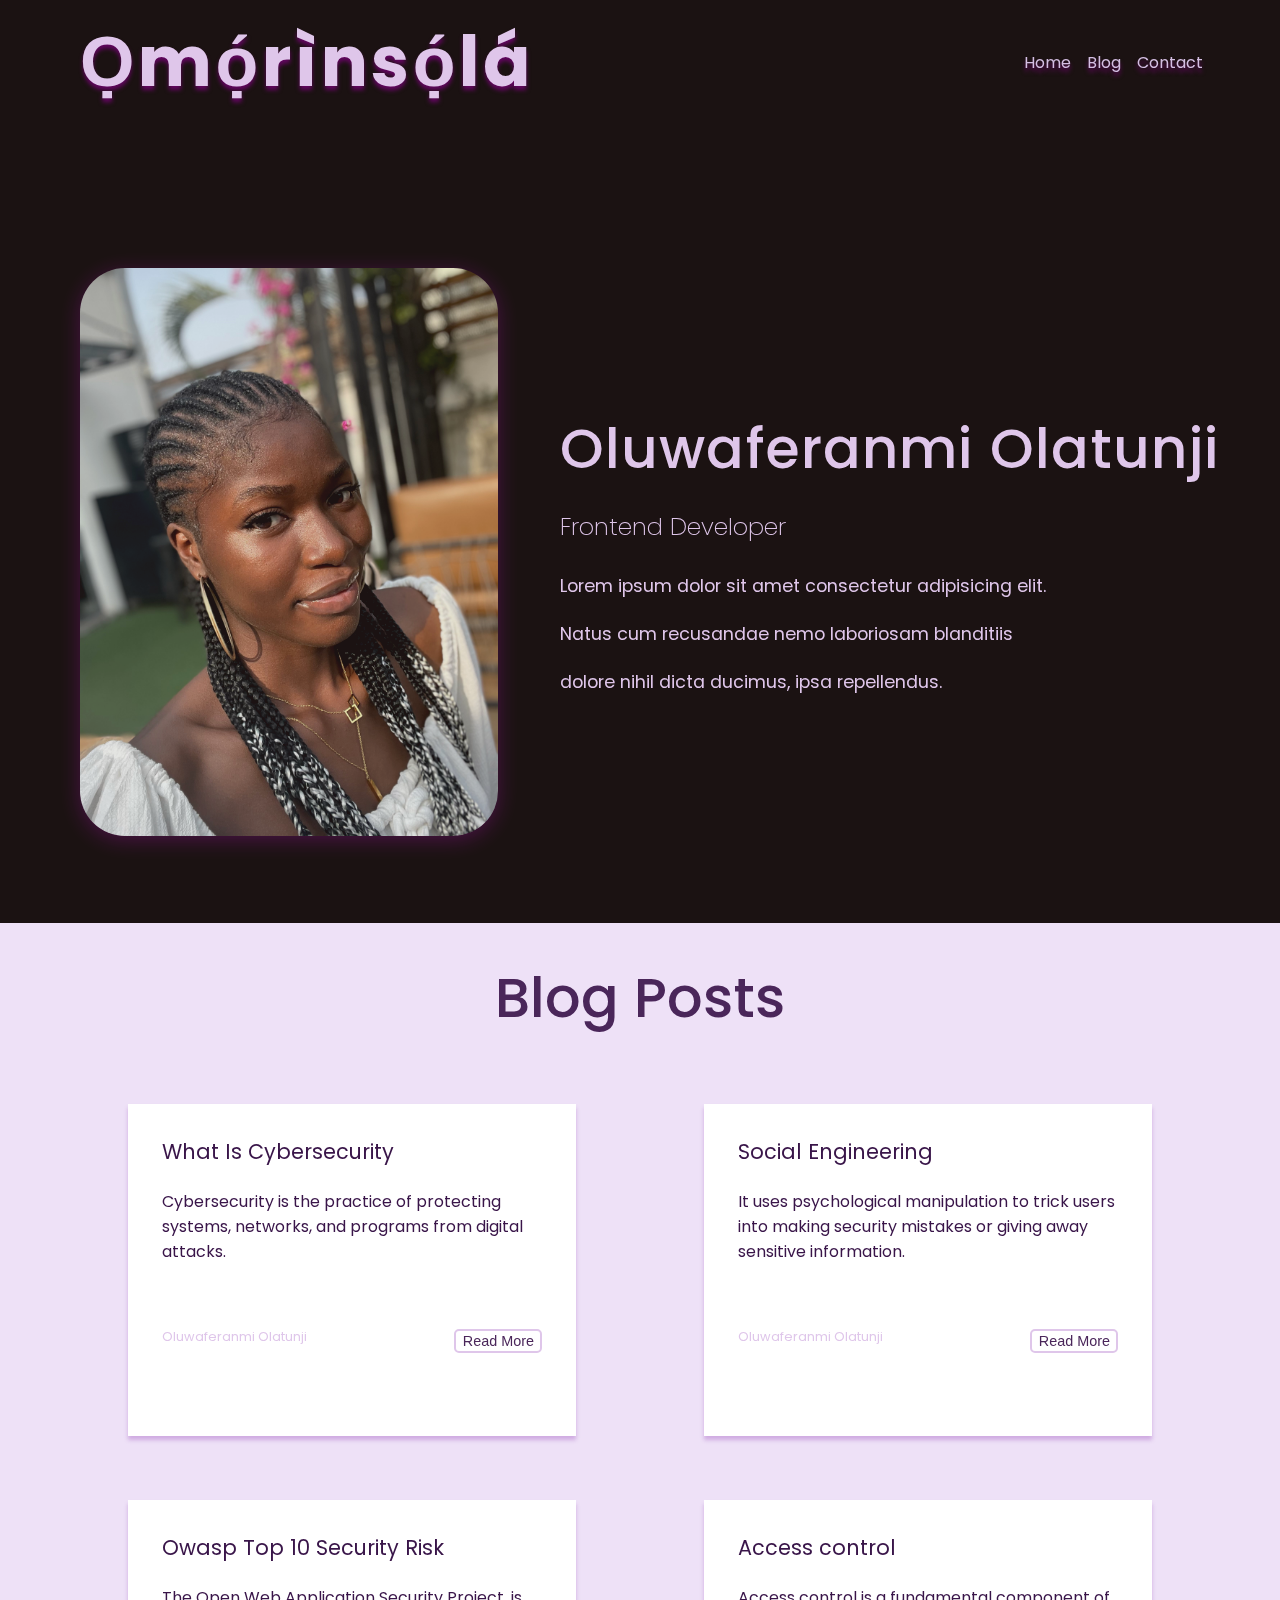
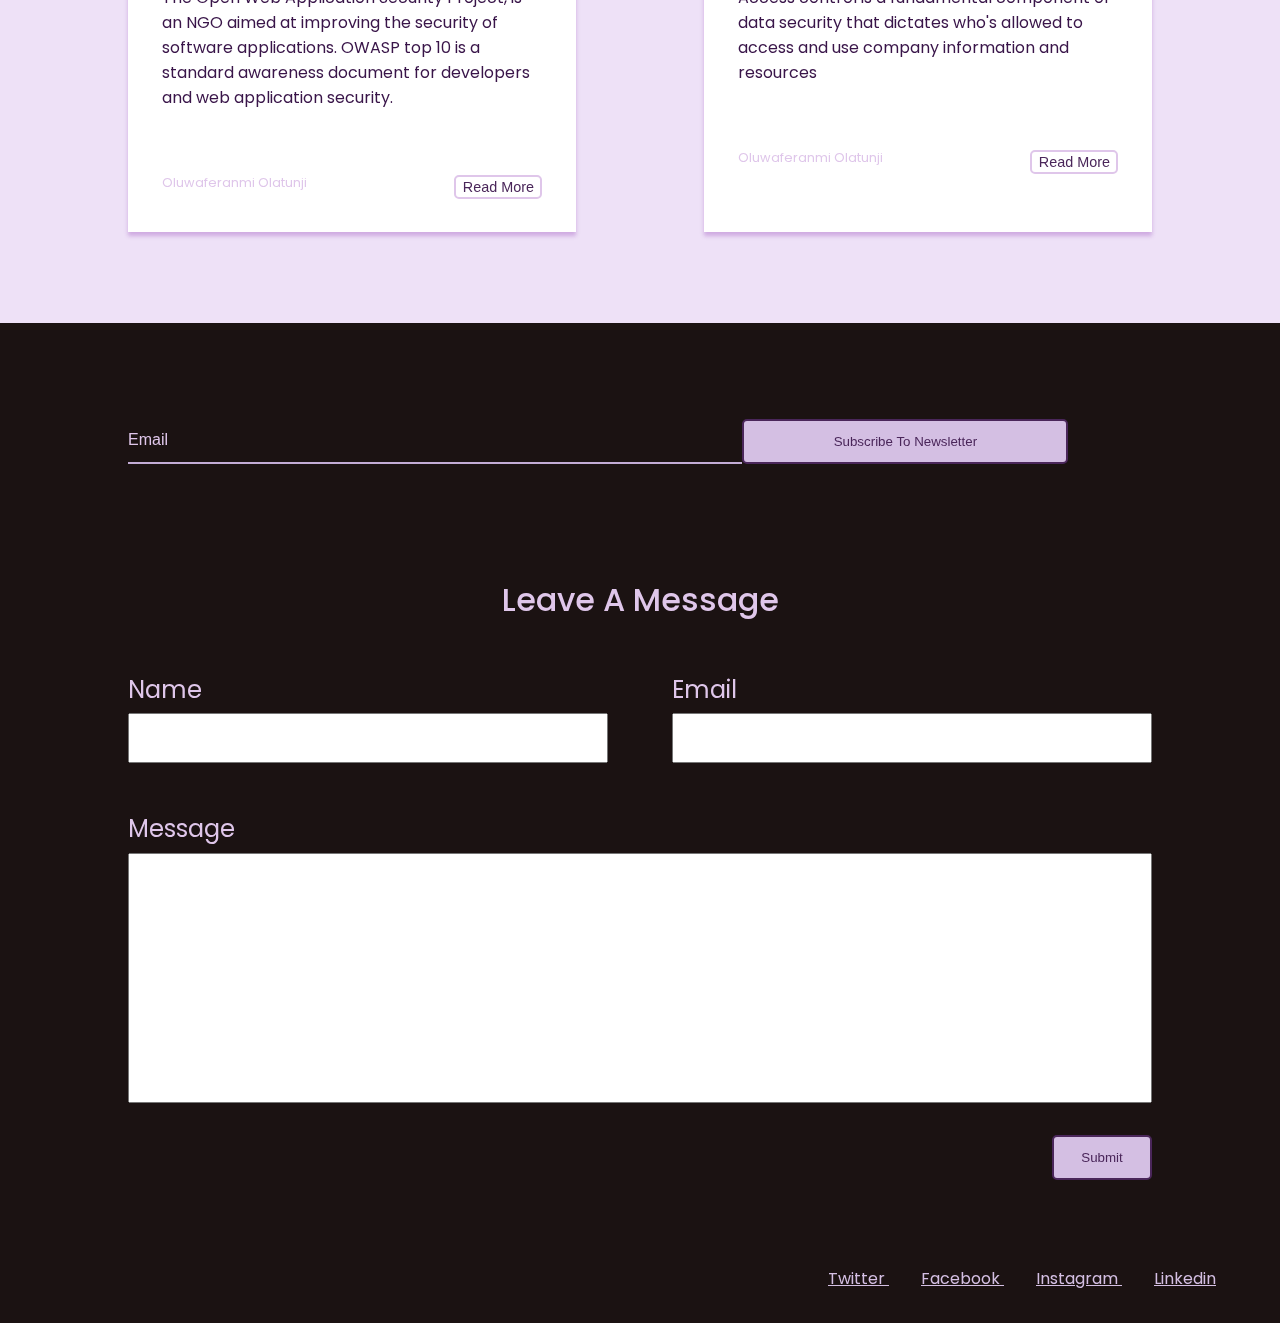
<file: index.html>
<!DOCTYPE html>
<html lang="en">
  <head>
    <meta charset="UTF-8" />
    <meta http-equiv="X-UA-Compatible" content="IE=edge" />
    <meta name="viewport" content="width=device-width, initial-scale=1.0" />
    <title>Omorinsola</title>
    <link rel="stylesheet" href="styles.css" />
  </head>
  <body>
    <!-- Navbar -->
    <header>
      <nav>
        <a href="/index.html" class="logo">Ọmọ́rìnsọ́lá</a>
        <ul class="navlinks">
          <li> <a href="#">Home</a> </li>
          <li><a href="#blog">Blog</a> </li>
          <li><a href="#footer">Contact</a> </li>
        </ul>
      </nav>
      <div class="header-content">
        <div class="header-left">
          <img src="img/rinsola.jpeg" alt="" />
        </div>
        <div class="header-right">
          <h2>Oluwaferanmi Olatunji</h2>
          <span> Frontend Developer </span>
          <p>
            Lorem ipsum dolor sit amet consectetur adipisicing elit. Natus cum
            recusandae nemo laboriosam blanditiis dolore nihil dicta ducimus,
            ipsa repellendus.
          </p>
        </div>
      </div>

      </div>
     
    </header>

    <!-- Blog -->
    <div class="blog-container" id = 'blog'>
      <div class="blog-title">Blog Posts</div>
      <div class="blog-posts">
        <div class="blog-top">
          <div class="blog-card">
            <div class="blog-subtitle">What Is Cybersecurity</div>
            <div class="blog-content">
              Cybersecurity is the practice of protecting systems, networks, and
              programs from digital attacks.
            </div>
            <div class="blog-bottom">
              <span> Oluwaferanmi Olatunji </span>
              <a href="/cybersecurity.html">
                <input type="button" value="Read More" />
              </a>
            </div>
          </div>

          <div class="blog-card">
            <div class="blog-subtitle">Social Engineering</div>
            <div class="blog-content">
              It uses psychological manipulation to trick users into making
              security mistakes or giving away sensitive information.
            </div>
            <div class="blog-bottom">
              <span> Oluwaferanmi Olatunji </span>
              <a href="/socialengineering.html">
                <input type="button" value="Read More" />
              </a>
            </div>
          </div>
        </div>

        <div class="blog-down">
          <div class="blog-card">
            <div class="blog-subtitle">Owasp Top 10 Security Risk</div>
            <div class="blog-content">
              The Open Web Application Security Project, is an NGO aimed at
              improving the security of software applications. OWASP top 10 is a
              standard awareness document for developers and web application
              security.
            </div>
            <div class="blog-bottom">
              <span> Oluwaferanmi Olatunji </span>
              <a href="/owasp.html">
                <input type="button" value="Read More" />
              </a>
            </div>
          </div>

          <div class="blog-card">
            <div class="blog-subtitle">Access control</div>
            <div class="blog-content">
              Access control is a fundamental component of data security that
              dictates who's allowed to access and use company information and
              resources
            </div>
            <div class="blog-bottom">
              <span> Oluwaferanmi Olatunji </span>
              <a href="/accesscontrol.html">
                <input type="button" value="Read More" />
              </a>
            </div>
          </div>
        </div>
      </div>
    </div>

    <!-- Footer -->
    <footer id="footer">
      <div class="footer-container" >
        <div class="footer-subscribe">
          <input type="email" placeholder="Email" id="" />
          <input type="button" value="Subscribe To Newsletter" />
        </div>
        <form action="">
          <div class="footer-message">
            <div class="footer-title">Leave A Message</div>
            <div class="input-block">
              <div class="footer-top">
                <div class="mini-input">
                  <label for=""> Name </label>
                  <input type="text" name="" id="" />
                </div>
                <div class="mini-input">
                  <label for=""> Email </label>
                  <input type="email" name="" id="" />
                </div>
              </div>
              <div class="footer-bottom">
                <div class="mini-input">
                  <label for=""> Message </label>
                  <textarea></textarea>
                </div>
              </div>
            </div>
          </div>
          <input type="button" value="Submit" />
        </form>
        <div class="footer-links">
          <a href="https://twitter.com/rinsoIa" target="_blank"> Twitter </a>
          <a href="https://facebook.com/feranmi.ayomide" target="_blank"> Facebook </a>
          <a href="https://www.instagram.com/rinsola.o/" target="_blank"> Instagram </a>
          <a href="https://www.linkedin.com/in/oluwaferanmi-olatunji-168449208/" target="_blank"> Linkedin </a>
        </div>
      </div>
    </footer>
    <script src="./js/app.js"></script>
    <script src="./js/scrollreveal.min.js"></script>
 
  </body>
</html>
</file>
<file: styles.css>
@import url("https://fonts.googleapis.com/css2?family=Poppins:wght@200;300;400;500&family=Roboto+Mono:wght@500&display=swap");

* {
  margin: 0;
  padding: 0;
  box-sizing: border-box;
}

body {
  font-family: "Poppins", sans-serif;
}

html {
  scroll-behavior: smooth;
}
input {
  cursor: pointer;
}

input[type="button"],
.blog-card {
  transition: all 0.2s ease-in-out;
}

.blog-card:hover {
  transform: scale(1.02);
}

.blog-card input[type="button"]:hover {
  /* transform: scale(1.02); */
  animation: shake 0.18s;
}

#footer input[type="button"]:hover {
  transform: scale(1.1);
}

@keyframes shake {
  100% {
    transform: translateX(10px);
  }
  50% {
    transform: translateX(0);
  }
  0% {
    transform: translateX(-10px);
  }
}
/* Header */

header {
  padding-top: 1rem;
  background: #1b1212;
  height: auto;
  padding-bottom: 5rem;
  color: #dfc6ea;
}

.logo {
  font-size: 70px;
  font-style: normal;
  font-weight: 700;
  line-height: 92px;
  letter-spacing: 0.05em;
  text-shadow: 0px 4px 4px rgba(128, 0, 128, 0.7);
  margin-left: 5rem;
  color: #dfc6ea;
}

.other-pages {
  margin-bottom: -5rem;
  padding-bottom: 10rem;
}

nav a {
  text-decoration: none;
  color: #d4bfe3;
  transition: all .1s linear;
}

.navlinks a:hover {
  text-decoration: underline;
} 

nav {
  display: grid;
  grid-template-columns: 80% 15%;
  align-items: center;
}

nav ul {
  list-style: none;
  display: flex;
}

nav ul li {
  padding-right: 1rem;
  text-shadow: 0px 4px 4px rgba(128, 0, 128, 0.7);
}

/* Header   Content */
.header-content {
  margin-left: 5rem;
  margin-top: 10rem;
  display: grid;
  align-items: center;
  grid-template-columns: 30% 10% 60%;
  grid-template-areas: "leftr leftr rightr";
}

.header-left img {
  grid-area: leftr;
  width: 418px;
  height: 568px;
  mix-blend-mode: lighten;
  filter: drop-shadow(0px 4px 10px rgba(128, 0, 128, 0.5));
  /* box-shadow: 0px 4px 10px rgba(128, 0, 128, 0.5); */
  border-radius: 45px;
  opacity: 0.9;
}

.header-right {
  grid-area: rightr;
  display: flex;
  flex-direction: column;
  height: 300px;
  justify-content: space-between;
}

.header-right h2 {
  font-size: 3.5rem;
  font-style: normal;
  font-weight: 500;
  letter-spacing: 0.02em;
  text-align: left;
}

.header-right span {
  /* margin-top: -2.5rem; */
  font-size: 1.5rem;
  font-weight: 200;
}

.header-right p {
  font-size: 1.1rem;
  font-weight: 400;
  width: 70%;
  line-height: 3rem;
}

@media (max-width: 1024px) {
  .header-content {
    grid-template-columns: 20% 30% 50%;
  }
  .header-right {
    height: 500px;
  }
}

@media (max-width: 768px) {
  nav {
    display: flex;
    justify-content: space-between;
  }
  .header-left img {
    width: 300px;
    height: 400px;
  }
  .header-right h2 {
    font-size: 2.5rem;
  }
  .header-right {
    height: 460px;
  }
  .navlinks {
    margin-left: -2rem;
  }
}

@media (max-width: 540px) {
  .navlinks {
    display: none;
  }
  nav {
    display: flex;
  }
  nav .logo {
    margin-left: 0;
    text-align: center;
    font-size: 3rem;
  }
  .header-content {
    margin-top: 4rem;
  }

  nav .logo,
  .header-left,
  .header-right {
    width: 80%;
    margin-left: auto;
    margin-right: auto;
  }
  .header-left img {
    margin-bottom: 2rem;
  }
  .header-right h2 {
    font-size: 2rem;
  }
  .header-content {
    margin-left: 0;
    display: flex;
    flex-direction: column;
  }
  header {
    height: 1000px;
  }
  .header-right p {
    width: 100%;
  }
  .header-right {
    height: 320px;
  }
}

@media (max-width: 320px) {
  nav .logo {
    font-size: 2.8rem;
  }
  .header-left img {
    width: 260px;
    height: 300px;
  }
  .header-right {
    height: 430px;
  }
  .header-right h2 {
    font-size: 1.7rem;
  }
  .header-right span {
    font-size: 1.3rem;
  }
  .header-right p {
    font-size: 1rem;
  }
}
/* Blog */

.blog-container {
  background-color: #eee1f7;
  height: 1000px;
  padding-top: 2rem;
}

.blog-title {
  color: #4a265a;
  font-size: 3.5rem;
  font-style: normal;
  font-weight: 500;
  text-align: center;
  margin-bottom: 3rem;
}

.blog-top,
.blog-down {
  width: 80%;
  margin-left: auto;
  margin-right: auto;
  display: flex;
  justify-content: space-between;
  margin-top: 4rem;
}
.blog-card {
  background-color: white;
  width: 448px;
  height: 332px;
  box-shadow: 0px 4px 4px rgba(136, 45, 176, 0.3);
  color: #391549;
  transform: scale(1);
}

.blog-subtitle {
  font-weight: 400;
  font-size: 1.3rem;
  width: 85%;
  margin-top: 2rem;
  margin-left: auto;
  margin-right: auto;
}

.blog-card .blog-content {
  text-align: left;
  margin: 1.4rem auto;
  width: 85%;
  font-size: 1rem;
}

.blog-bottom {
  width: 85%;
  display: flex;
  justify-content: space-between;
  margin-left: auto;
  margin-right: auto;
  margin-top: 4rem;
}

.blog-bottom span {
  color: #dfc6ea;
  font-size: 0.8rem;
}

.blog-bottom input {
  color: #4a265a;
  width: 88px;
  height: 24px;
  border: 2px solid #dfc6ea;
  border-radius: 5px;
  background-color: white;
  font-weight: 500;
  font-size: 0.9rem;
  font-style: normal;
}

@media (max-width: 1024px) {
  .blog-card {
    margin-right: 2rem;
  }
}

@media (max-width: 540px) {
  .blog-container {
    height: 1700px;
  }
  .blog-top,
  .blog-down {
    flex-direction: column;
  }
  .blog-top {
    margin-bottom: 0;
  }
  .blog-down {
    margin-top: 0;
  }

  .blog-card {
    width: 80vw;
    margin-bottom: 2rem;
  }
  .blog-title {
    font-size: 2rem;
  }
}

@media (max-width: 320px) {
  .blog-card {
    height: 420px;
  }
  .blog-container {
    height: 2000px;
  }
}

/* Footer */

footer {
  position: relative;
  padding-top: 1rem;
  background: #1b1212;
  height: 1000px;
  color: #dfc6ea;
}

.footer-container {
  width: 80%;
  margin-right: auto;
  margin-left: auto;
}

.footer-subscribe {
  padding-top: 5rem;
  display: flex;
  /* justify-content: space-between; */
}

.footer-subscribe input[type="email"] {
  border: none;
  outline: none;
  background-color: #1b1212;
  border-bottom: 2px solid #c3acd5;
  width: 60%;
  color: #dfc6ea;
}

.footer-subscribe input[type="email"]::placeholder {
  color: #dfc6ea;
  font-size: 1rem;
}

.footer-subscribe input[type="button"] {
  color: #4a265a;
  width: 326px;
  height: 45px;
  background: #d4bfe3;
  border: 2px solid #4a265a;
  border-radius: 5px;
}

.footer-message {
  margin-top: 7rem;
}

.footer-title {
  text-align: center;
  font-size: 2rem;
  font-style: normal;
  font-weight: 500;
}

footer .mini-input {
  display: flex;
  flex-direction: column;
  align-items: flex-start;
}

footer form {
  position: relative;
}
.footer-message .footer-top {
  margin-top: 3rem;
  display: flex;
  justify-content: space-between;
}

.footer-top input {
  width: 480px;
  height: 50px;
  padding-left: 1rem;
}

.footer-bottom {
  margin-top: 3rem;
  margin-bottom: 2rem;
}
.footer-bottom textarea {
  width: 100%;
  height: 250px;
  resize: none;
  padding-left: 1rem;
}
.footer-message label {
  font-size: 1.5rem;
  font-style: normal;
  font-weight: 400;
  margin-bottom: 0.4rem;
}

footer form input[type="button"] {
  position: absolute;
  right: 0;
  color: #4a265a;
  width: 100px;
  height: 45px;
  background: #d4bfe3;
  border: 2px solid #4a265a;
  border-radius: 5px;
}
.footer-links {
  position: absolute;
  bottom: 2rem;
  right: 4rem;
}

.footer-links a {
  padding-left: 2rem;
  text-decoration: underline;
  color: #d4bfe3;
}

/* Change Scrollbar */

/* width */
::-webkit-scrollbar {
  width: 13px;
  background-color: #c3acd5;
}

/* Track */
::-webkit-scrollbar-track {
  /* box-shadow: inset 0 0 5px grey; */
  border-radius: 10px;
}

/* Handle */
::-webkit-scrollbar-thumb {
  background: #c3acd5;
  border: 1px groove #1b1212;
  border-radius: 10px;
}

/* Media Queries */

@media (max-width: 1024px) {
  .footer-top input {
    width: 400px;
  }
}

@media (max-width: 768px) {
  .footer-top input {
    width: 300px;
  }
}

@media (max-width: 540px) {
  .footer-top {
    flex-direction: column;
  }
  .footer-top input {
    width: 100%;
  }
  .footer-bottom {
    margin-top: 0;
  }
  .footer-message label {
    font-size: 1rem;
    margin-top: 1rem;
  }
  .footer-links a {
    padding-left: 1rem;
  }
  .footer-subscribe input[type="button"] {
    color: #4a265a;
    width: 200px;
  }
  .footer-message {
    margin-top: 3rem;
  }
  .footer-title {
    font-size: 1.5rem;
  }
  .footer-links {
    font-size: 0.7rem;
    padding-left: 0.5rem;
  }
}

/* Cybersecurity */

.cyber-container {
  background-color: #1b1212;
  position: relative;
  color: #dfc6ea;
  height: auto;
  padding-bottom: 10rem;
}
.cyber-title {
  margin-top: 1rem;
  font-size: 2.5rem;
  text-align: left;
  font-style: normal;
  font-weight: 600;
  line-height: 75px;
}
nav.header-logo {
  display: flex;
  justify-content: flex-end;
  margin-right: 2rem;
  padding-top: 2rem;
}
.header-logo a {
  color: #eee1f7;
}

.blog-content {
  width: 80%;
  margin-left: auto;
  margin-right: auto;
  position: relative;
}

.blog-name {
  position: absolute;
  right: 0;
  font-size: 0.8rem;
  text-shadow: 0px 4px 4px rgba(128, 0, 128, 0.6);
}

.blog-paragraph {
  margin-top: 4rem;
  line-height: 2rem;
}

.blog-buttons {
  margin-top: 3rem;
  position: absolute;
  right: 0;
}
.blog-buttons input {
  color: #4a265a;
  width: 120px;
  height: 24px;
  border: 2px solid #dfc6ea;
  border-radius: 5px;
  background-color: white;
  font-weight: 500;
  font-size: 0.9rem;
  font-style: normal;
  cursor: pointer;
}

@media (max-width: 540px) {
  .cyber-title {
    font-size: 1.7rem;
    line-height: 3rem;
  }
}
/* 
/* PASSWORD GENERATOR */
/* .password-generator {
  display: flex;
  justify-content: center;
  align-items: center;
  height: 350px;
}

#password-generator {
  display: flex;
  flex-direction: column;
  width: 35%;
  align-items: center;
  justify-content: center;
  row-gap: 1rem;
  color: #fff;
}

#password-display {
  background-color: #fff;
  color: #391549;
  width: 80%;
  height: 40px;
  text-align: center;
  font-size: 1.5rem;
  border-radius: 5px;
  font-weight: 500;
  border: none;
}

#password-length {
  width: 80%;
  border-radius: 5px;
  height: 40px;
  border: none;
  text-align: center;
  color: #1b1212;
}

#password-button {
  width: 80%;
  height: 40px;
  border-radius: 5px;
  border: none;
  background-color: #c3acd5;
  font-weight: bold;
  color: #391549;
  font-size: 1.1rem;
}

#password-length::placeholder {
  color: #1b1212;
} */ */
</file>
